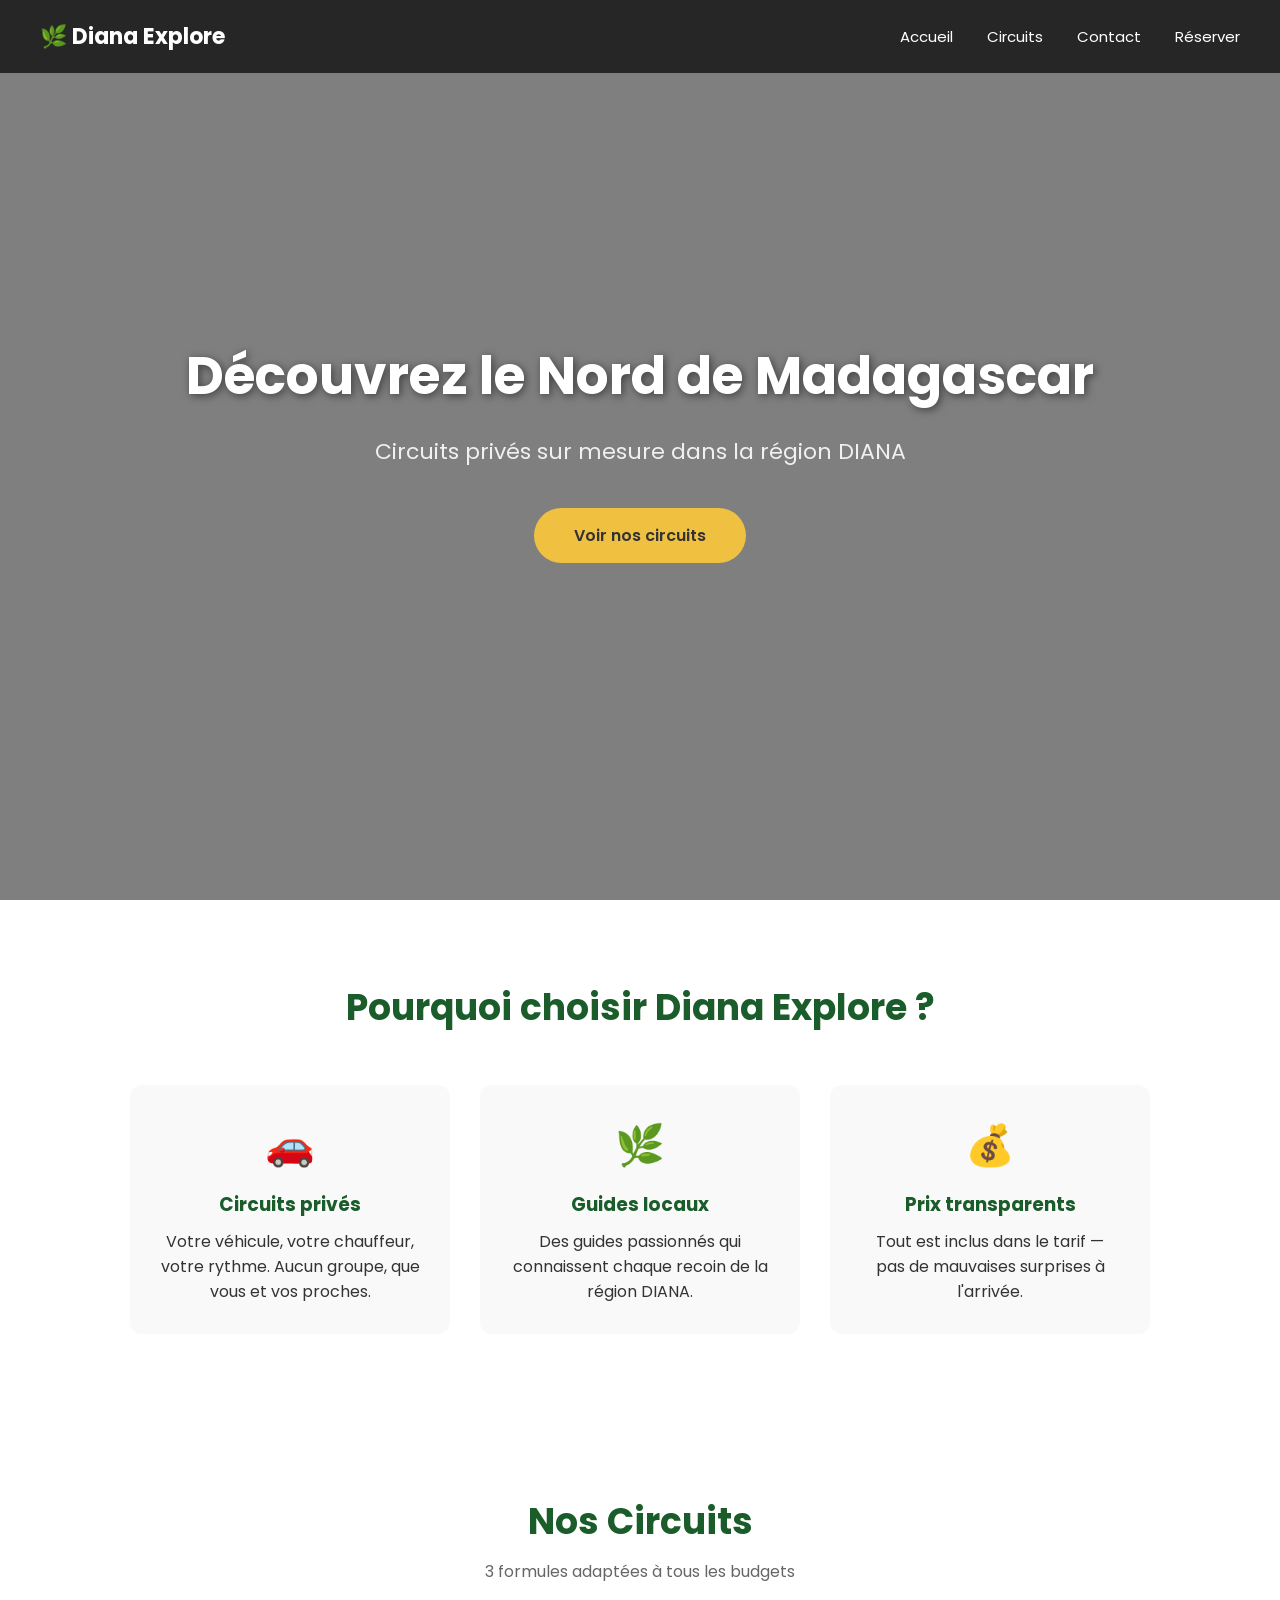
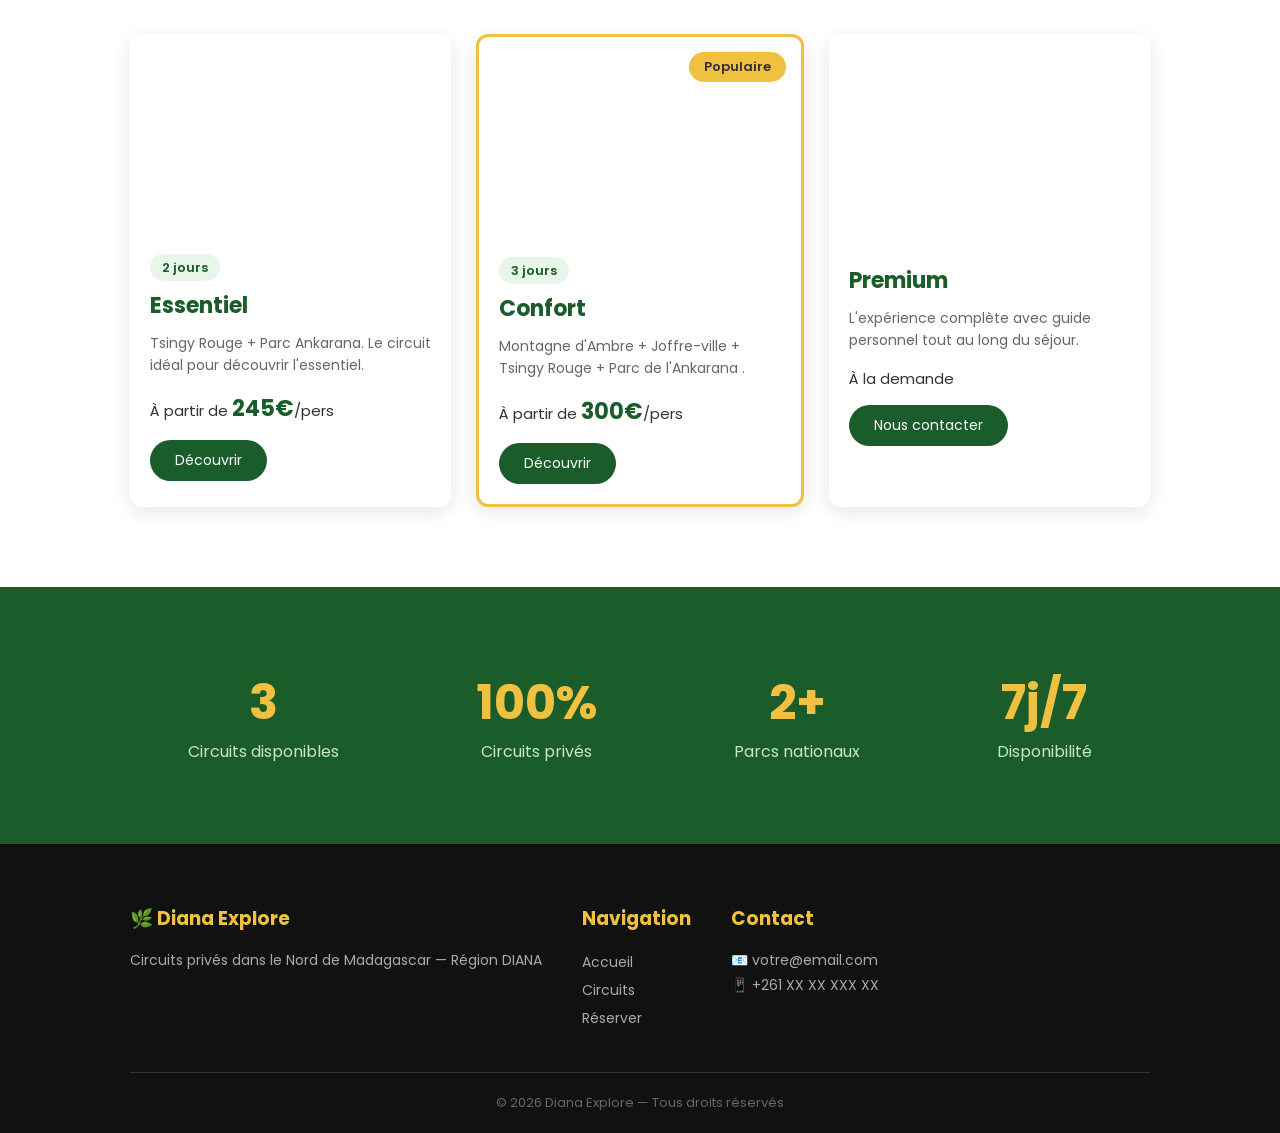
<file: index.html>
<!DOCTYPE html>
<html lang="fr">
  <head>
    <meta charset="UTF-8">
    <meta name="viewport" content="width=device-width, initial-scale=1.0">
    <title>Diana Explore - Circuits Nord Madagascar</title>
    <link rel="stylesheet" href="style.css">
    <link rel="preconnect" href="https://fonts.googleapis.com">
    <link href="https://fonts.googleapis.com/css2?family=Poppins:wght@300;400;600;700&display=swap" rel="stylesheet">
  </head>
  <body>

    <nav>
      <a href="index.html" class="nav-logo">🌿 Diana Explore</a>
      <div class="nav-liens">
        <a href="index.html">Accueil</a>
        <a href="circuits.html">Circuits</a>
        <a href="contact-simple.html">Contact</a>
        <a href="contact.html">Réserver</a>
      </div>
    </nav>

    <div class="hero">
      <h1>Découvrez le Nord de Madagascar</h1>
      <p>Circuits privés sur mesure dans la région DIANA</p>
      <a href="circuits.html">Voir nos circuits</a>
    </div>

<section class="arguments">
  <div class="contenu">
    <h2>Pourquoi choisir Diana Explore ?</h2>
    <div class="args-grille">

      <div class="arg">
        <div class="arg-icone">🚗</div>
        <h3>Circuits privés</h3>
        <p>Votre véhicule, votre chauffeur, votre rythme. Aucun groupe, que vous et vos proches.</p>
      </div>

      <div class="arg">
        <div class="arg-icone">🌿</div>
        <h3>Guides locaux</h3>
        <p>Des guides passionnés qui connaissent chaque recoin de la région DIANA.</p>
      </div>

      <div class="arg">
        <div class="arg-icone">💰</div>
        <h3>Prix transparents</h3>
        <p>Tout est inclus dans le tarif — pas de mauvaises surprises à l'arrivée.</p>
      </div>

    </div>
  </div>
</section>

<section class="apercu-circuits">
  <div class="contenu">
    <h2>Nos Circuits</h2>
    <p class="sous-titre">3 formules adaptées à tous les budgets</p>
    <div class="circuits-grille">

      <div class="circuit-carte">
        <div class="circuit-image" style="background-image: url('https://images.unsplash.com/photo-1518709268805-4e9042af9f23?w=600')"></div>
        <div class="circuit-info">
          <span class="circuit-duree">2 jours</span>
          <h3>Essentiel</h3>
          <p>Tsingy Rouge + Parc Ankarana. Le circuit idéal pour découvrir l'essentiel.</p>
          <div class="circuit-prix">À partir de <strong>245€</strong>/pers</div>
          <a href="circuits.html#essentiel">Découvrir</a>
        </div>
      </div>

      <div class="circuit-carte populaire">
        <div class="circuit-badge">Populaire</div>
        <div class="circuit-image" style="background-image: url('https://images.unsplash.com/photo-1547471080-7cc2caa01a7e?w=600')"></div>
        <div class="circuit-info">
          <span class="circuit-duree">3 jours</span>
          <h3>Confort</h3>
          <p>Montagne d'Ambre + Joffre-ville + Tsingy Rouge + Parc de l'Ankarana .</p>
          <div class="circuit-prix">À partir de <strong>300€</strong>/pers</div>
          <a href="circuits.html#confort">Découvrir</a>
        </div>
      </div>

      <div class="circuit-carte">
        <div class="circuit-image" style="background-image: url('https://images.unsplash.com/photo-1516026672322-bc52d61a55d5?w=600')"></div>
        <div class="circuit-info">
          <h3>Premium</h3>
          <p>L'expérience complète avec guide personnel tout au long du séjour.</p>
          <div class="circuit-prix">À la demande</div>
          <a href="circuits.html#premium">Nous contacter</a>
        </div>
      </div>

    </div>
  </div>
</section>

<section class="chiffres">
  <div class="contenu">
    <div class="chiffres-grille">
      <div class="chiffre">
        <strong>3</strong>
        <span>Circuits disponibles</span>
      </div>
      <div class="chiffre">
        <strong>100%</strong>
        <span>Circuits privés</span>
      </div>
      <div class="chiffre">
        <strong>2+</strong>
        <span>Parcs nationaux</span>
      </div>
      <div class="chiffre">
        <strong>7j/7</strong>
        <span>Disponibilité</span>
      </div>
    </div>
  </div>
</section>

<footer>
  <div class="contenu">
    <div class="footer-grille">
      <div>
        <h3>🌿 Diana Explore</h3>
        <p>Circuits privés dans le Nord de Madagascar — Région DIANA</p>
      </div>
      <div>
        <h3>Navigation</h3>
        <ul>
          <li><a href="index.html">Accueil</a></li>
          <li><a href="circuits.html">Circuits</a></li>
          <li><a href="contact.html">Réserver</a></li>
        </ul>
      </div>
      <div>
        <h3>Contact</h3>
        <p>📧 votre@email.com</p>
        <p>📱 +261 XX XX XXX XX</p>
      </div>
    </div>
    <div class="footer-bas">
      <p>© 2026 Diana Explore — Tous droits réservés</p>
    </div>
  </div>
</footer>

  </body>
</html>
</file>
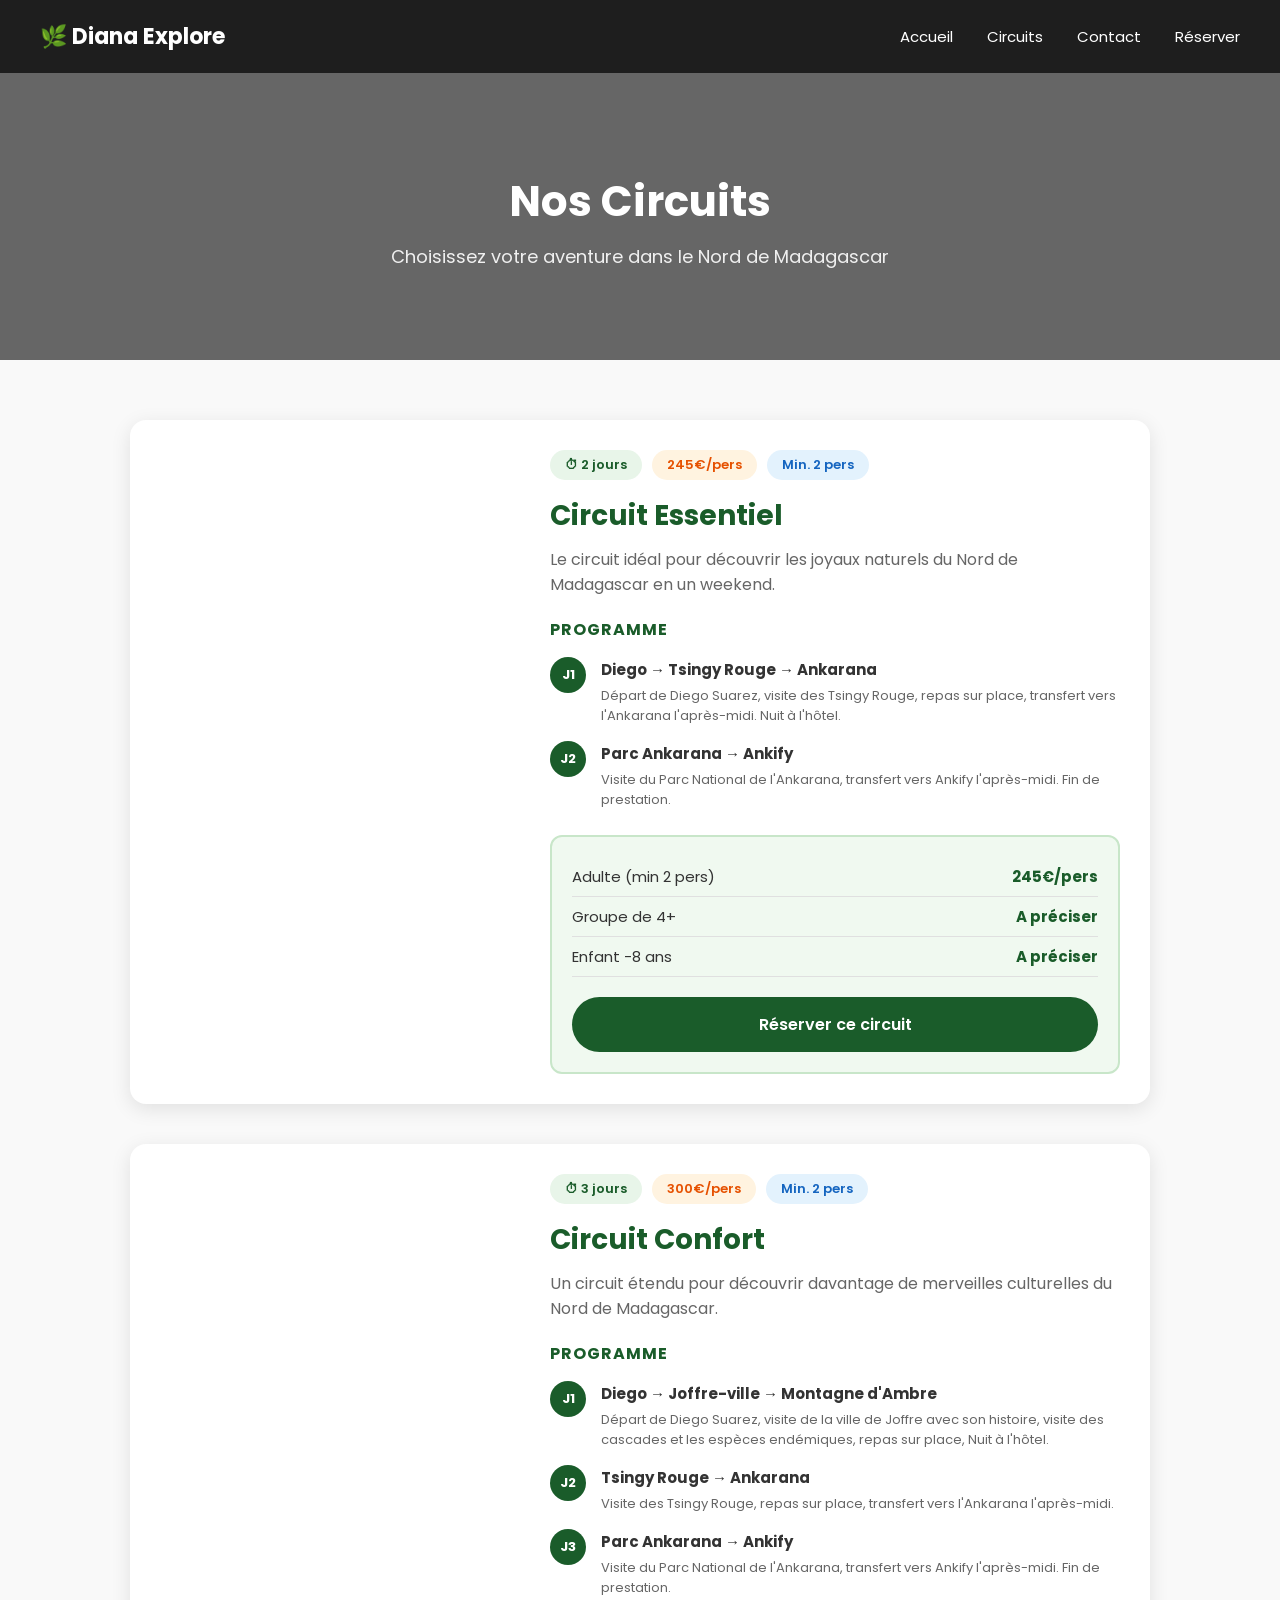
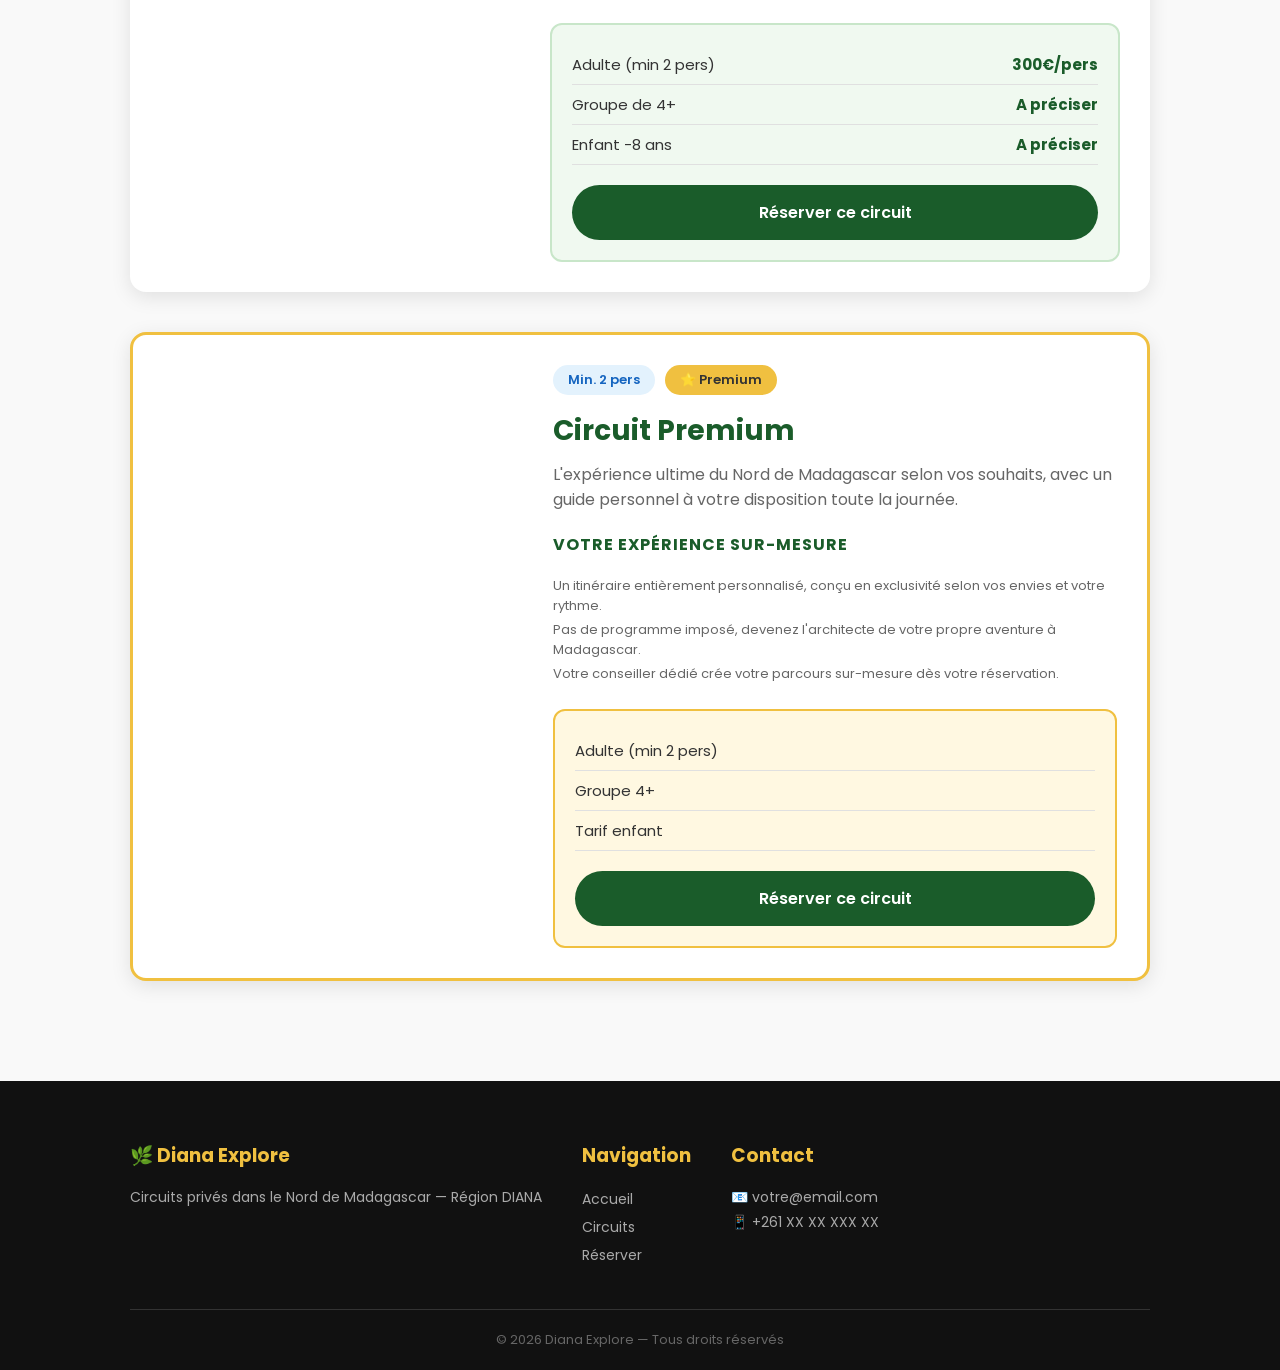
<file: circuits.html>
<!DOCTYPE html>
<html lang="fr">
  <head>
    <meta charset="UTF-8">
    <meta name="viewport" content="width=device-width, initial-scale=1.0">
    <title>Circuits - Diana Explore</title>
    <link rel="stylesheet" href="style.css">
    <link rel="preconnect" href="https://fonts.googleapis.com">
    <link href="https://fonts.googleapis.com/css2?family=Poppins:wght@300;400;600;700&display=swap" rel="stylesheet">
  </head>
  <body>

    <nav>
      <a href="index.html" class="nav-logo">🌿 Diana Explore</a>
      <div class="nav-liens">
        <a href="index.html">Accueil</a>
        <a href="circuits.html">Circuits</a>
        <a href="contact-simple.html">Contact</a>
        <a href="contact.html">Réserver</a>
      </div>
    </nav>

    <div class="page-hero">
      <h1>Nos Circuits</h1>
      <p>Choisissez votre aventure dans le Nord de Madagascar</p>
    </div>

    <section class="circuits-detail">
  <div class="contenu">

    <div class="circuit-detail-carte" id="essentiel">
      <div class="circuit-detail-image" style="background-image: url('https://images.unsplash.com/photo-1518709268805-4e9042af9f23?w=800')"></div>
      <div class="circuit-detail-info">
        <div class="circuit-tags">
          <span class="tag-duree">⏱ 2 jours</span>
          <span class="tag-prix">245€/pers</span>
          <span class="tag-min">Min. 2 pers</span>
        </div>
        <h2>Circuit Essentiel</h2>
        <p>Le circuit idéal pour découvrir les joyaux naturels du Nord de Madagascar en un weekend.</p>
        <div class="programme">
          <h3>Programme</h3>
          <div class="jour">
            <div class="jour-numero">J1</div>
            <div class="jour-detail">
              <strong>Diego → Tsingy Rouge → Ankarana</strong>
              <p>Départ de Diego Suarez, visite des Tsingy Rouge, repas sur place, transfert vers l'Ankarana l'après-midi. Nuit à l'hôtel.</p>
            </div>
          </div>
          <div class="jour">
            <div class="jour-numero">J2</div>
            <div class="jour-detail">
              <strong>Parc Ankarana → Ankify</strong>
              <p>Visite du Parc National de l'Ankarana, transfert vers Ankify l'après-midi. Fin de prestation.</p>
            </div>
          </div>
        </div>
        <div class="tarif-box">
          <div class="tarif-ligne">
            <span>Adulte (min 2 pers)</span>
            <strong>245€/pers</strong>
          </div>
          <div class="tarif-ligne">
            <span>Groupe de 4+</span>
            <strong> A préciser</strong>
          </div>
          <div class="tarif-ligne">
            <span>Enfant -8 ans</span>
            <strong> A préciser</strong>
          </div>
          <a href="contact.html" class="btn-reserver">Réserver ce circuit</a>
        </div>
      </div>
    </div>

    <div class="circuit-detail-carte" id="confort">
      <div class="circuit-detail-image" style="background-image: url('https://images.unsplash.com/photo-1547471080-7cc2caa01a7e?w=800')"></div>
      <div class="circuit-detail-info">
        <div class="circuit-tags">
          <span class="tag-duree">⏱ 3 jours</span>
          <span class="tag-prix">300€/pers</span>
          <span class="tag-min">Min. 2 pers</span>
        </div>
        <h2>Circuit Confort</h2>
        <p>Un circuit étendu pour découvrir davantage de merveilles culturelles du Nord de Madagascar.</p>
        <div class="programme">
          <h3>Programme</h3>
          <div class="jour">
            <div class="jour-numero">J1</div>
            <div class="jour-detail">
              <strong>Diego → Joffre-ville → Montagne d'Ambre</strong>
              <p>Départ de Diego Suarez, visite de la ville de Joffre avec son histoire, visite des cascades et les espèces endémiques, repas sur place, Nuit à l'hôtel.</p>
            </div>
          </div>
          <div class="jour">
            <div class="jour-numero">J2</div>
            <div class="jour-detail">
              <strong>Tsingy Rouge → Ankarana</strong>
              <p>Visite des Tsingy Rouge, repas sur place, transfert vers l'Ankarana l'après-midi.</p>
            </div>
          </div>
          <div class="jour">
            <div class="jour-numero">J3</div>
            <div class="jour-detail">
              <strong>Parc Ankarana → Ankify</strong>
              <p>Visite du Parc National de l'Ankarana, transfert vers Ankify l'après-midi. Fin de prestation.</p>
            </div>
          </div>
        </div>
        <div class="tarif-box">
          <div class="tarif-ligne">
            <span>Adulte (min 2 pers)</span>
            <strong>300€/pers</strong>
          </div>
          <div class="tarif-ligne">
            <span>Groupe de 4+</span>
            <strong>A préciser</strong>
          </div>
          <div class="tarif-ligne">
            <span>Enfant -8 ans</span>
            <strong>A préciser</strong>
          </div>
          <a href="contact.html" class="btn-reserver">Réserver ce circuit</a>
        </div>
      </div>
    </div>

    <div class="circuit-detail-carte premium" id="premium">
      <div class="circuit-detail-image" style="background-image: url('https://images.unsplash.com/photo-1516026672322-bc52d61a55d5?w=800')"></div>
      <div class="circuit-detail-info">
        <div class="circuit-tags">
          <span class="tag-min">Min. 2 pers</span>
          <span class="tag-premium">⭐ Premium</span>
        </div>
        <h2>Circuit Premium</h2>
        <p>L'expérience ultime du Nord de Madagascar selon vos souhaits, avec un guide personnel à votre disposition toute la journée.</p>
        <div class="programme">
          <h3>Votre expérience sur-mesure</h3>
          <div class="jour">
            <div class="jour-detail">
              <p>Un itinéraire entièrement personnalisé, conçu en exclusivité selon vos envies et votre rythme.</p>
              <p>Pas de programme imposé, devenez l'architecte de votre propre aventure à Madagascar.</p>
              <p>Votre conseiller dédié crée votre parcours sur-mesure dès votre réservation.</p>
            </div>
          </div>
        </div>
        <div class="tarif-box premium-tarif">
          <div class="tarif-ligne">
            <span>Adulte (min 2 pers)</span>
            <strong></strong>
          </div>
          <div class="tarif-ligne">
            <span>Groupe 4+</span>
            <strong></strong>
          </div>
          <div class="tarif-ligne">
            <span>Tarif enfant</span>
            <strong></strong>
          </div>
          <a href="contact.html" class="btn-reserver">Réserver ce circuit</a>
        </div>
      </div>
    </div>

  </div>
</section>
    <footer>
      <div class="contenu">
        <div class="footer-grille">
          <div>
            <h3>🌿 Diana Explore</h3>
            <p>Circuits privés dans le Nord de Madagascar — Région DIANA</p>
          </div>
          <div>
            <h3>Navigation</h3>
            <ul>
              <li><a href="index.html">Accueil</a></li>
              <li><a href="circuits.html">Circuits</a></li>
              <li><a href="contact.html">Réserver</a></li>
            </ul>
          </div>
          <div>
            <h3>Contact</h3>
            <p>📧 votre@email.com</p>
            <p>📱 +261 XX XX XXX XX</p>
          </div>
        </div>
        <div class="footer-bas">
          <p>© 2026 Diana Explore — Tous droits réservés</p>
        </div>
      </div>
    </footer>

  </body>
</html>
</file>
<file: style.css>
@import url('https://fonts.googleapis.com/css2?family=Poppins:wght@300;400;600;700&display=swap');

* {
  margin: 0;
  padding: 0;
  box-sizing: border-box;
}

body {
  font-family: 'Poppins', sans-serif;
  color: #333333;
  background-color: #ffffff;
}

nav {
  display: flex;
  justify-content: space-between;
  align-items: center;
  padding: 20px 40px;
  background-color: rgba(0, 0, 0, 0.7);
  position: fixed;
  width: 100%;
  top: 0;
  z-index: 100;
}

.nav-logo {
  color: white;
  font-size: 22px;
  font-weight: 700;
}

.nav-liens a {
  color: white;
  text-decoration: none;
  margin-left: 30px;
  font-size: 15px;
}

.nav-liens a:hover {
  color: #f0c040;
}

.hero {
  height: 100vh;
  background: linear-gradient(rgba(0,0,0,0.5), rgba(0,0,0,0.5)),
              url('https://images.unsplash.com/photo-1547471080-7cc2caa01a7e?w=1600') center/cover;
  display: flex;
  flex-direction: column;
  align-items: center;
  justify-content: center;
  text-align: center;
  color: white;
  padding: 20px;
}

.hero h1 {
  font-size: 52px;
  font-weight: 700;
  margin-bottom: 20px;
  text-shadow: 2px 2px 8px rgba(0,0,0,0.5);
}

.hero p {
  font-size: 22px;
  margin-bottom: 40px;
  color: #f0f0f0;
}

.hero a {
  background-color: #f0c040;
  color: #333;
  padding: 15px 40px;
  border-radius: 30px;
  text-decoration: none;
  font-size: 16px;
  font-weight: 600;
}

.hero a:hover {
  background-color: #e0b030;
  transform: translateY(-2px);
  transition: all 0.3s ease;
}

.contenu {
  max-width: 1100px;
  margin: 0 auto;
  padding: 0 40px;
}

section {
  padding: 80px 0;
}

section h2 {
  text-align: center;
  font-size: 36px;
  color: #1a5c2a;
  margin-bottom: 10px;
}

.sous-titre {
  text-align: center;
  color: #666;
  margin-bottom: 50px;
}

.args-grille {
  display: flex;
  gap: 30px;
  margin-top: 50px;
}

.arg {
  flex: 1;
  text-align: center;
  padding: 30px;
  border-radius: 12px;
  background-color: #f9f9f9;
}

.arg-icone {
  font-size: 40px;
  margin-bottom: 15px;
}

.arg h3 {
  color: #1a5c2a;
  margin-bottom: 10px;
}

.circuits-grille {
  display: flex;
  gap: 25px;
  margin-top: 40px;
}

.circuit-carte {
  flex: 1;
  border-radius: 12px;
  overflow: hidden;
  box-shadow: 0 5px 20px rgba(0,0,0,0.1);
  position: relative;
  transition: transform 0.3s ease, box-shadow 0.3s ease;
}

.circuit-carte:hover {
  transform: translateY(-8px);
  box-shadow: 0 15px 30px rgba(0,0,0,0.2);
}

.circuit-image {
  height: 200px;
  background-size: cover;
  background-position: center;
}

.circuit-info {
  padding: 20px;
}

.circuit-duree {
  background-color: #e8f5e9;
  color: #1a5c2a;
  padding: 4px 12px;
  border-radius: 20px;
  font-size: 13px;
  font-weight: 600;
}

.circuit-info h3 {
  color: #1a5c2a;
  font-size: 22px;
  margin: 10px 0;
}

.circuit-info p {
  color: #666;
  font-size: 14px;
  line-height: 1.6;
  margin-bottom: 15px;
}

.circuit-prix {
  font-size: 15px;
  color: #333;
  margin-bottom: 15px;
}

.circuit-prix strong {
  font-size: 22px;
  color: #1a5c2a;
}

.circuit-info a {
  display: inline-block;
  background-color: #1a5c2a;
  color: white;
  padding: 10px 25px;
  border-radius: 25px;
  text-decoration: none;
  font-size: 14px;
}

.circuit-info a:hover {
  background-color: #f0c040;
  color: #333;
}

.circuit-carte.populaire {
  border: 3px solid #f0c040;
}

.circuit-badge {
  position: absolute;
  top: 15px;
  right: 15px;
  background-color: #f0c040;
  color: #333;
  padding: 5px 15px;
  border-radius: 20px;
  font-size: 13px;
  font-weight: 600;
}

.chiffres {
  background-color: #1a5c2a;
  color: white;
}

.chiffres-grille {
  display: flex;
  gap: 20px;
  justify-content: space-around;
  text-align: center;
}

.chiffre strong {
  display: block;
  font-size: 48px;
  font-weight: 700;
  color: #f0c040;
}

.chiffre span {
  font-size: 16px;
  color: #c8e6c9;
}

footer {
  background-color: #111;
  color: white;
  padding: 60px 0 20px;
}

.footer-grille {
  display: flex;
  gap: 40px;
  margin-bottom: 40px;
}

.footer-grille h3 {
  color: #f0c040;
  margin-bottom: 15px;
}

.footer-grille p {
  color: #aaa;
  font-size: 14px;
  line-height: 1.8;
}

.footer-grille ul {
  list-style: none;
  padding: 0;
}

.footer-grille ul li::before {
  content: "";
}

.footer-grille ul li a {
  color: #aaa;
  text-decoration: none;
  font-size: 14px;
  line-height: 2;
}

.footer-grille ul li a:hover {
  color: #f0c040;
}

.footer-bas {
  border-top: 1px solid #333;
  padding-top: 20px;
  text-align: center;
  color: #666;
  font-size: 13px;
}

.page-hero {
  height: 40vh;
  background: linear-gradient(rgba(0,0,0,0.6), rgba(0,0,0,0.6)),
              url('https://images.unsplash.com/photo-1547471080-7cc2caa01a7e?w=1600') center/cover;
  display: flex;
  flex-direction: column;
  align-items: center;
  justify-content: center;
  text-align: center;
  color: white;
  padding-top: 80px;
}

.page-hero h1 {
  font-size: 42px;
  font-weight: 700;
}

.page-hero p {
  font-size: 18px;
  color: #f0f0f0;
  margin-top: 10px;
}

.circuits-detail {
  padding: 60px 0;
  background-color: #f9f9f9;
}

.circuit-detail-carte {
  display: flex;
  gap: 40px;
  background-color: white;
  border-radius: 16px;
  overflow: hidden;
  box-shadow: 0 5px 20px rgba(0,0,0,0.1);
  margin-bottom: 40px;
}

.circuit-detail-image {
  width: 350px;
  flex-shrink: 0;
  background-size: cover;
  background-position: center;
  min-height: 500px;
}

.circuit-detail-info {
  padding: 30px;
  flex: 1;
}

.circuit-tags {
  display: flex;
  gap: 10px;
  margin-bottom: 15px;
  flex-wrap: wrap;
}

.tag-duree, .tag-prix, .tag-min {
  padding: 5px 15px;
  border-radius: 20px;
  font-size: 13px;
  font-weight: 600;
}

.tag-duree {
  background-color: #e8f5e9;
  color: #1a5c2a;
}

.tag-prix {
  background-color: #fff3e0;
  color: #e65100;
}

.tag-min {
  background-color: #e3f2fd;
  color: #1565c0;
}

.circuit-detail-info h2 {
  color: #1a5c2a;
  font-size: 28px;
  margin-bottom: 10px;
  text-align: left;
}

.circuit-detail-info > p {
  color: #666;
  margin-bottom: 20px;
}

.programme {
  margin-bottom: 25px;
}

.programme h3 {
  color: #1a5c2a;
  margin-bottom: 15px;
  font-size: 16px;
  text-transform: uppercase;
  letter-spacing: 1px;
}

.jour {
  display: flex;
  gap: 15px;
  margin-bottom: 15px;
  align-items: flex-start;
}

.jour-numero {
  background-color: #1a5c2a;
  color: white;
  width: 36px;
  height: 36px;
  border-radius: 50%;
  display: flex;
  align-items: center;
  justify-content: center;
  font-size: 13px;
  font-weight: 700;
  flex-shrink: 0;
}

.jour-detail strong {
  color: #333;
  font-size: 15px;
}

.jour-detail p {
  color: #666;
  font-size: 13px;
  margin-top: 4px;
}

.inclus-grid {
  display: flex;
  gap: 20px;
  margin-bottom: 25px;
}

.inclus, .non-inclus {
  flex: 1;
  background-color: #f9f9f9;
  padding: 15px;
  border-radius: 10px;
}

.inclus h4, .non-inclus h4 {
  margin-bottom: 10px;
  font-size: 14px;
}

.inclus ul, .non-inclus ul {
  list-style: none;
  padding: 0;
}

.inclus ul li::before,
.non-inclus ul li::before {
  content: "";
}

.inclus ul li, .non-inclus ul li {
  font-size: 13px;
  color: #555;
  line-height: 2;
}

.tarif-box {
  background-color: #f0f9f0;
  border-radius: 12px;
  padding: 20px;
  border: 2px solid #c8e6c9;
}

.tarif-ligne {
  display: flex;
  justify-content: space-between;
  padding: 8px 0;
  border-bottom: 1px solid #e0e0e0;
  font-size: 15px;
}

.tarif-ligne strong {
  color: #1a5c2a;
}

.btn-reserver {
  display: block;
  text-align: center;
  background-color: #1a5c2a;
  color: white;
  padding: 15px;
  border-radius: 30px;
  text-decoration: none;
  font-size: 16px;
  font-weight: 600;
  margin-top: 20px;
}

.btn-reserver:hover {
  background-color: #f0c040;
  color: #333;
}

.circuit-detail-carte.premium {
  border: 3px solid #f0c040;
}

.tag-premium {
  background-color: #f0c040;
  color: #333;
  padding: 5px 15px;
  border-radius: 20px;
  font-size: 13px;
  font-weight: 600;
}

.premium-tarif {
  background-color: #fff8e1;
  border-color: #f0c040;
}

.reservation {
  padding: 60px 0;
  background-color: #f9f9f9;
}

.contenu-form {
  max-width: 1100px;
  margin: 0 auto;
  padding: 0 40px;
  display: flex;
  gap: 40px;
}

.form-card {
  flex: 2;
  background-color: white;
  padding: 40px;
  border-radius: 16px;
  box-shadow: 0 5px 20px rgba(0,0,0,0.1);
}

.form-info {
  flex: 1;
  background-color: white;
  padding: 30px;
  border-radius: 16px;
  box-shadow: 0 5px 20px rgba(0,0,0,0.1);
  height: fit-content;
}

.form-info h3 {
  color: #1a5c2a;
  margin-bottom: 15px;
  margin-top: 25px;
  font-size: 16px;
}

.form-info h3:first-child {
  margin-top: 0;
}

.form-info ul {
  list-style: none;
  padding: 0;
}

.form-info ul li {
  font-size: 14px;
  color: #555;
  line-height: 2;
}

.form-info ul li::before {
  content: "";
}

.tarif-table {
  width: 100%;
  border-collapse: collapse;
  font-size: 14px;
}

.tarif-table td {
  padding: 8px;
  border-bottom: 1px solid #eee;
  color: #555;
}

.tarif-table td strong {
  color: #1a5c2a;
}

.contact-direct p {
  color: #555;
  font-size: 14px;
  line-height: 2;
}

.champ {
  margin-bottom: 20px;
}

.champs-ligne {
  display: flex;
  gap: 20px;
}

.champs-ligne .champ {
  flex: 1;
}

label {
  display: block;
  font-weight: 600;
  color: #1a5c2a;
  margin-bottom: 6px;
  font-size: 14px;
}

input, textarea, select {
  width: 100%;
  padding: 12px;
  border: 2px solid #e0e0e0;
  border-radius: 8px;
  font-size: 15px;
  font-family: 'Poppins', sans-serif;
  box-sizing: border-box;
}

input:focus, textarea:focus, select:focus {
  border-color: #1a5c2a;
  outline: none;
}

button {
  width: 100%;
  background-color: #1a5c2a;
  color: white;
  padding: 15px;
  border: none;
  border-radius: 30px;
  font-size: 16px;
  font-weight: 600;
  cursor: pointer;
  font-family: 'Poppins', sans-serif;
}

button:hover {
  background-color: #f0c040;
  color: #333;
}

.obligatoire {
  color: red;
}

a.nav-logo {
  text-decoration: none;
  color: white;
}

@media (max-width: 768px) {

  nav {
    padding: 15px 20px;
  }

  .nav-liens a {
    font-size: 12px;
    margin-left: 10px;
  }

  .hero h1 {
    font-size: 30px;
  }

  .hero p {
    font-size: 16px;
  }

  .args-grille {
    flex-direction: column;
  }

  .circuits-grille {
    flex-direction: column;
  }

  .chiffres-grille {
    flex-direction: column;
    gap: 30px;
  }

  .footer-grille {
    flex-direction: column;
  }

  .circuit-detail-carte {
    flex-direction: column;
  }

  .circuit-detail-image {
    width: 100%;
    min-height: 250px;
  }

  .inclus-grid {
    flex-direction: column;
  }

  .contenu-form {
    flex-direction: column;
    padding: 0 20px;
  }

  .champs-ligne {
    flex-direction: column;
  }

  .page-hero h1 {
    font-size: 28px;
  }

  .tel-groupe {
    flex-direction: column;
  }

}

.circuit-detail-carte #premium .jour {
  display: block;
}

.circuit-detail-carte #premium .jour p {
  margin-bottom: 10px;
}
</file>
